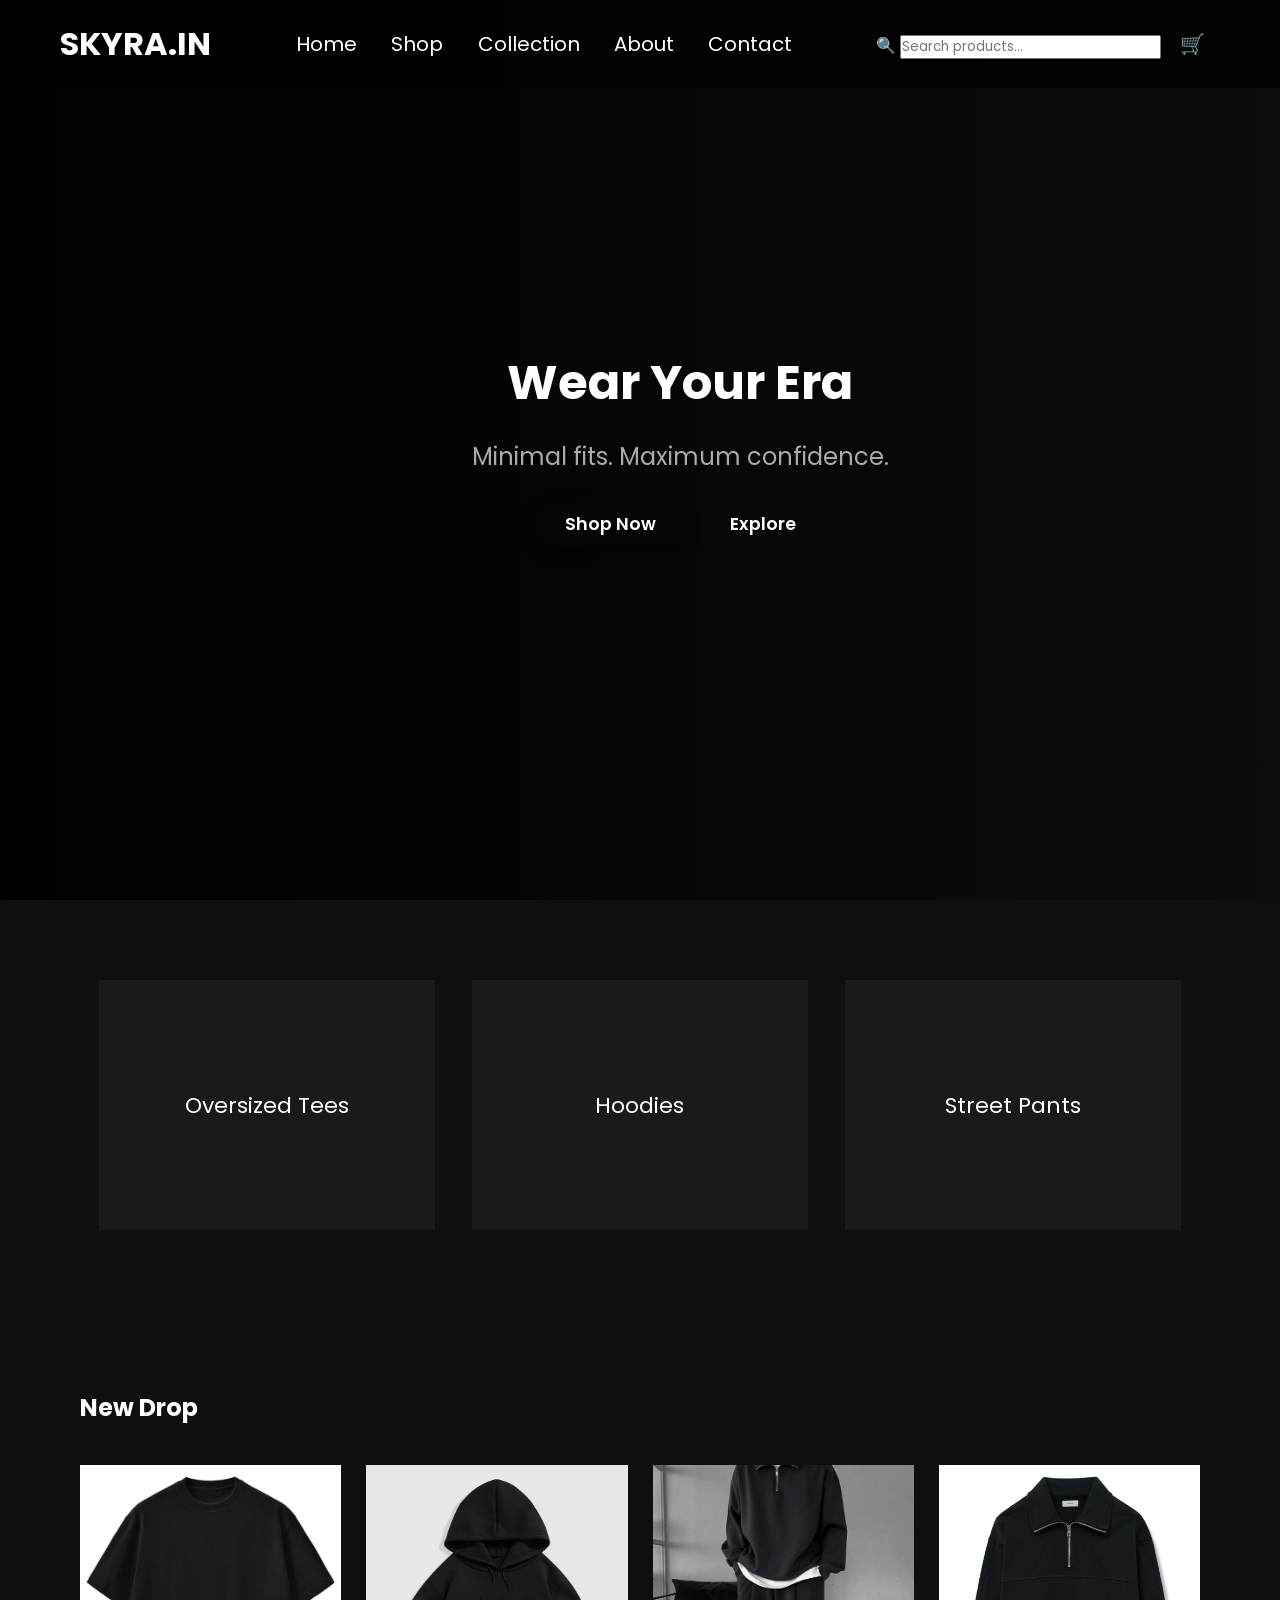
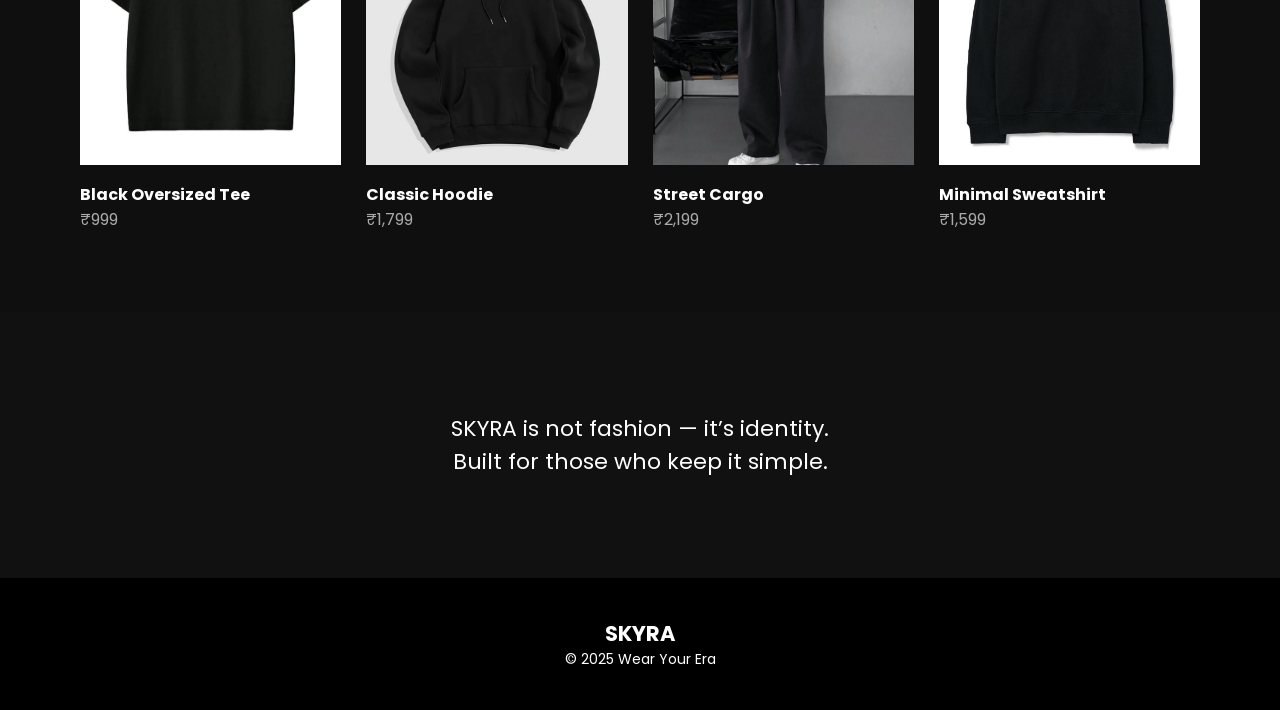
<file: index.html>
<!DOCTYPE html>
<html lang="en">
<head>
  <meta charset="UTF-8">
  <meta name="viewport" content="width=device-width, initial-scale=1.0">

  <title>SKYRA | Wear Your Era</title>
  <link rel="shortcut icon" href="images/Black and Beige Minimalist Elegant Cosmetics Logo.png">
  <link rel="stylesheet" href="style.css">

  <link href="https://fonts.googleapis.com/css2?family=Poppins:wght@300;400;600;700&display=swap" rel="stylesheet">
</head>

<script src="main.js"></script>

<body>
<!-- NAVBAR -->
<header class="navbar">
  <h1 class="logo">SKYRA.IN</h1>
  <nav>
    <a href="#">Home</a>
    <a href="shop.html">Shop
    </a>
    <a href="collection.html">Collection</a>
    <a href="about us .html">About</a>
    <a href="contact.html">Contact</a>
  </nav>
  <div class="icons">
 <span class="search-icon">🔍</span>
  <input type="text" class="search-input" placeholder="Search products...">
    <a href="cart.html"><span>🛒</span></a>
  </div>
</header>

<!-- HERO -->
<section class="hero">
     <video autoplay muted loop class="hero-video">
    <source src="images/Brown Minimalist Casual Fashion Collection Presentation (1).mp4" type="video/mp4">
    
  </video>
  <div class="hero-text">
    
    <h2>Wear Your Era</h2>
    <p>Minimal fits. Maximum confidence.</p>
    <div class="hero-btns">
      <button class="btn">Shop Now</button>
      <button class="btn-outline">Explore</button>
    </div>
  </div>
</section>

<!-- CATEGORIES -->
<section class="categories">
  <div class="cat-card">Oversized Tees</div>
  <div class="cat-card">Hoodies
  </div>
  <div class="cat-card">Street Pants</div>
</section>

<!-- PRODUCTS -->
<section class="products">
  <h2>New Drop</h2>
  <div class="product-grid">
    <div class="product">
      <img src="images/773379858d28da59d36813fca43cc980.jpg">
      <h3>Black Oversized Tee</h3>
      <p>₹999</p>
    </div>
    <div class="product">
        <img src="images/1923fa6c65153f2802e30a92e04e8c25.webp" alt="">
      <h3>Classic Hoodie</h3>
      <p>₹1,799</p>
    </div>
    <div class="product">
      <img src="images/a78a1a62982c9b0617e5c0e879a40a2a.jpg">
      <h3>Street Cargo</h3>
      <p>₹2,199</p>
    </div>
    <div class="product">
      <img src="images/5d00c7c9aef23b3eaf104761557f63e5.jpg">
      <h3>Minimal Sweatshirt</h3>
      <p>₹1,599</p>
    </div>
  </div>
</section>

<!-- BRAND -->
<section class="brand">
  <p>
    SKYRA is not fashion — it’s identity.<br>
    Built for those who keep it simple.
  </p>
</section>

<!-- FOOTER -->
<footer>
  <h2>SKYRA</h2>
  <p>© 2025 Wear Your Era</p>
</footer>

</body>
</html>
</file>
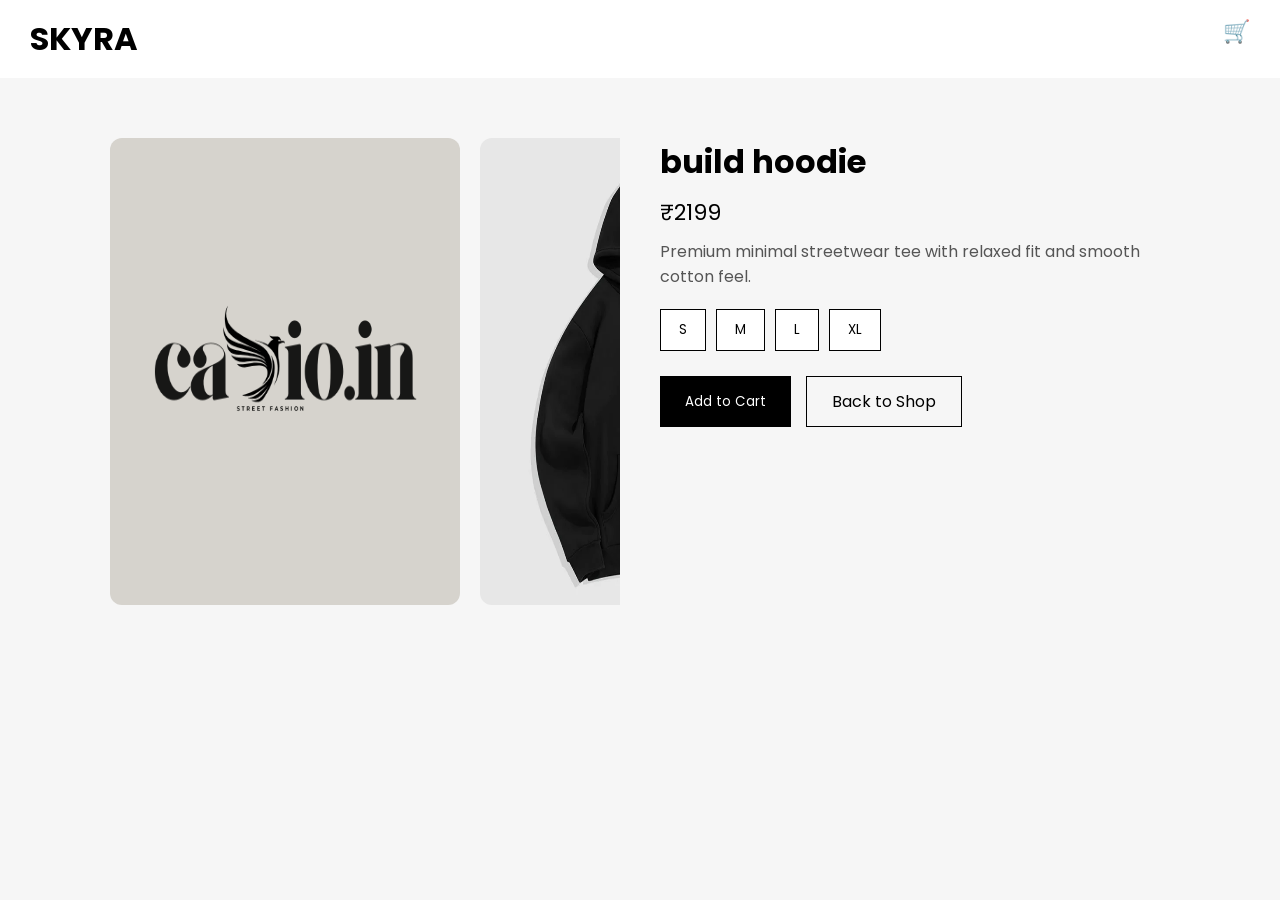
<file: builhoodie.html>
<!DOCTYPE html>
<html lang="en">
<head>
  <meta charset="UTF-8">
   <meta name="viewport" content="width=device-width, initial-scale=1.0">
  <title>build hoodie | SKYRA</title>
  <link rel="stylesheet" href="productcss/product.css">
  <link href="https://fonts.googleapis.com/css2?family=Poppins:wght@300;400;600;700&display=swap" rel="stylesheet">
</head>
<body>

<header class="navbar">
  <h1 class="logo">SKYRA</h1>
  <a href="../cart.html" class="cart-icon">🛒</a>
</header>

<section class="product">

  <!-- IMAGE SLIDER -->
  <div class="gallery">
    <div class="images">
      <img src="images/1.png">
      <img src="images/1923fa6c65153f2802e30a92e04e8c25.webp">
      <img src="images/5d00c7c9aef23b3eaf104761557f63e5.jpg">
      <img src="images/773379858d28da59d36813fca43cc980.jpg">
    </div>
  </div>

  <!-- PRODUCT INFO -->
  <div class="info">
    <h1>build hoodie</h1>
    <p class="price">₹2199</p>

    <p class="desc">
      Premium minimal streetwear tee with relaxed fit and smooth cotton feel.
    </p>

    <div class="sizes">
      <button>S</button>
      <button>M</button>
      <button>L</button>
      <button>XL</button>
    </div>

    <div class="actions">
    <button class="add-cart"

  data-id="buildhoodie"
  data-name="Build Hoodie"
  data-price="2199"
  data-image="images/buildhoodie.jpg">
  Add to Cart
</button>


      <a href="../shop.html" class="back">Back to Shop</a>
    </div>
  </div>

</section>

<!-- CART ANIMATION DOT -->
<div class="cart-dot"></div>

<script src="productjs/product.js"></script>
</body>
</html>
</file>
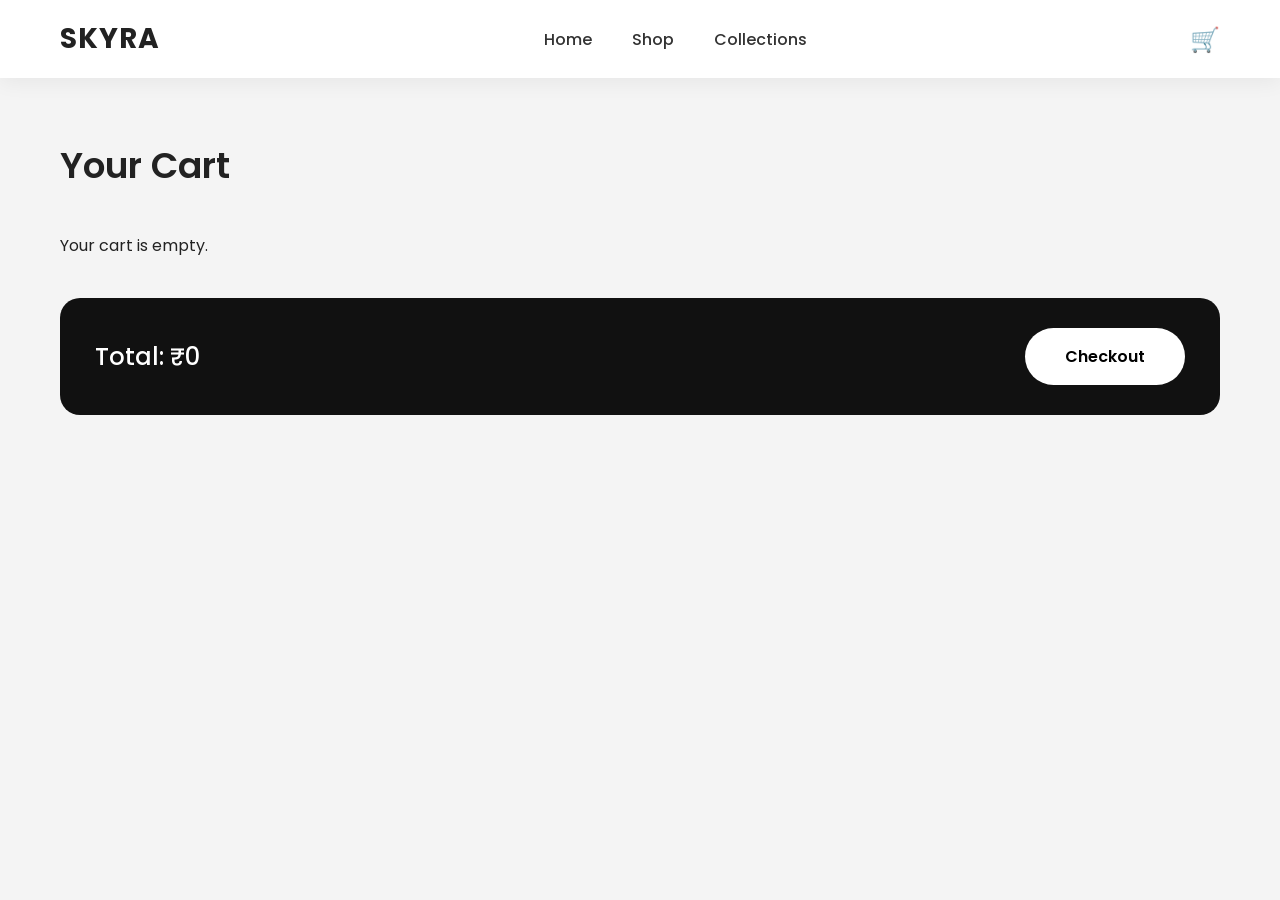
<file: cart.html>
<!DOCTYPE html>
<html lang="en">
<head>
  <meta charset="UTF-8">
  <meta name="viewport" content="width=device-width, initial-scale=1.0">
  <title>SKYRA | Cart</title>
  <link rel="stylesheet" href="cart.css">
  <link href="https://fonts.googleapis.com/css2?family=Poppins:wght@300;400;600;700&display=swap" rel="stylesheet">
</head>
<script src="cart.js"></script>
<body>

<!-- NAVBAR -->
<header class="navbar">
  <h1 class="logo">SKYRA</h1>
  <nav>
    <a href="index.html">Home</a>
    <a href="shop.html">Shop</a>
    <a href="collection.html">Collections</a>
  </nav>
  <div class="icons">
    <span class="cart-icon">🛒</span>
  </div>
</header>

<!-- CART -->
<section class="cart">
  <h2>Your Cart</h2>
  <div class="cart-items"></div>
  <div class="cart-summary">
    <h3>Total: <span id="total">₹0</span></h3>
    <button id="checkout-btn">Checkout</button>
  </div>
</section>

<script src="cart.js"></script>
</body>
</html>
</file>
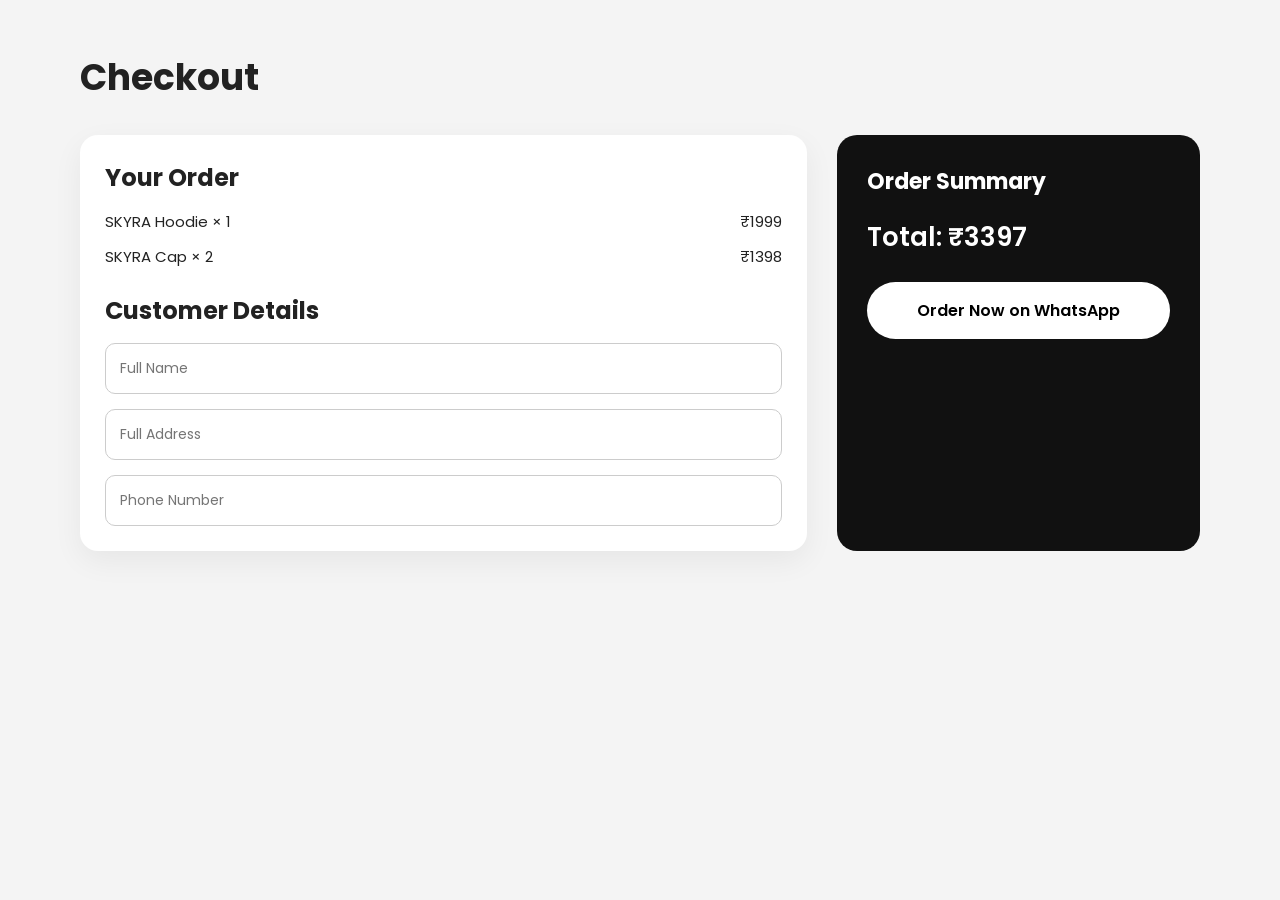
<file: checkout.html>
<!DOCTYPE html>
<html lang="en">
<head>
<meta charset="UTF-8">
<meta name="viewport" content="width=device-width, initial-scale=1.0">
<title>SKYRA | Checkout</title>

<link href="https://fonts.googleapis.com/css2?family=Poppins:wght@300;400;600;700&display=swap" rel="stylesheet">

<style>
/* ================= RESET ================= */
*{
  margin:0;
  padding:0;
  box-sizing:border-box;
  font-family:'Poppins',sans-serif;
}

/* ================= BODY ================= */
body{
  background:#f4f4f4;
  color:#222;
}

/* ================= CONTAINER ================= */
.checkout{
  max-width:1200px;
  margin:50px auto;
  padding:0 40px;
}

.checkout h1{
  font-size:36px;
  margin-bottom:30px;
}

/* ================= LAYOUT ================= */
.checkout-wrap{
  display:grid;
  grid-template-columns:2fr 1fr;
  gap:30px;
}

/* ================= LEFT ================= */
.box{
  background:#fff;
  padding:25px;
  border-radius:18px;
  box-shadow:0 10px 30px rgba(0,0,0,.06);
}

.box h2{
  margin-bottom:15px;
}

/* PRODUCTS */
.product{
  display:flex;
  justify-content:space-between;
  margin-bottom:12px;
  font-size:15px;
}

/* FORM */
form{
  display:grid;
  gap:15px;
  margin-top:15px;
}

input{
  padding:14px;
  border-radius:10px;
  border:1px solid #ccc;
  font-size:14px;
}

/* ================= RIGHT ================= */
.summary{
  background:#111;
  color:#fff;
  padding:30px;
  border-radius:20px;
}

.summary h3{
  font-size:22px;
  margin-bottom:20px;
}

.total{
  font-size:26px;
  font-weight:600;
  margin-bottom:25px;
}

button{
  width:100%;
  padding:16px;
  font-size:16px;
  border:none;
  border-radius:30px;
  cursor:pointer;
  font-weight:600;
  background:#fff;
  color:#000;
  transition:.3s;
}

button:hover{
  background:#e5e5e5;
  transform:translateY(-2px);
}

/* ================= MOBILE ================= */
@media(max-width:768px){
  .checkout{
    padding:0 20px;
    margin:30px auto;
  }

  .checkout h1{
    font-size:28px;
  }

  .checkout-wrap{
    grid-template-columns:1fr;
  }
}
</style>
</head>

<body>

<section class="checkout">
  <h1>Checkout</h1>

  <div class="checkout-wrap">

    <!-- LEFT -->
    <div class="box">
      <h2>Your Order</h2>
      <div id="orderItems"></div>

      <h2 style="margin-top:25px;">Customer Details</h2>
      <form id="checkoutForm">
        <input type="text" id="name" placeholder="Full Name" required>
        <input type="text" id="address" placeholder="Full Address" required>
        <input type="tel" id="phone" placeholder="Phone Number" required>
      </form>
    </div>

    <!-- RIGHT -->
    <div class="summary">
      <h3>Order Summary</h3>
      <div class="total">Total: ₹<span id="totalPrice">0</span></div>
      <button onclick="sendWhatsApp()">Order Now on WhatsApp</button>
    </div>

  </div>
</section>

<script>
/* ================= SAMPLE CART (replace with real cart later) ================= */
let cart = JSON.parse(localStorage.getItem("cart")) || [
  {name:"SKYRA Hoodie", price:1999, qty:1},
  {name:"SKYRA Cap", price:699, qty:2}
];

let orderBox = document.getElementById("orderItems");
let total = 0;

/* DISPLAY CART */
cart.forEach(item=>{
  let div = document.createElement("div");
  div.className="product";
  div.innerHTML = `
    <span>${item.name} × ${item.qty}</span>
    <span>₹${item.price * item.qty}</span>
  `;
  orderBox.appendChild(div);
  total += item.price * item.qty;
});

document.getElementById("totalPrice").innerText = total;

/* ================= WHATSAPP ORDER ================= */
function sendWhatsApp(){

  let name = document.getElementById("name").value;
  let address = document.getElementById("address").value;
  let phone = document.getElementById("phone").value;

  if(!name || !address || !phone){
    alert("Please fill all details");
    return;
  }

  let message = `🛒 *Hello! I want to buy the following products from SKYRA:

   %0A%0A`;

  cart.forEach(item=>{
    message += `• ${item.name} × ${item.qty} = ₹${item.price * item.qty}%0A`;
  });

  message += `%0A💰 *Total:* ₹${total}%0A%0A`;
  message += `👤 *Name:* ${name}%0A`;
  message += `📞 *Phone:* ${phone}%0A`;
  message += `🏠 *Address:* ${address}%0A%0A`;
  message += `Please confirm my order. Thank you!`;

  let url = `https://wa.me/917088736775?text=${message}`;
  window.open(url, "_blank");
}
</script>

</body>
</html>
</file>
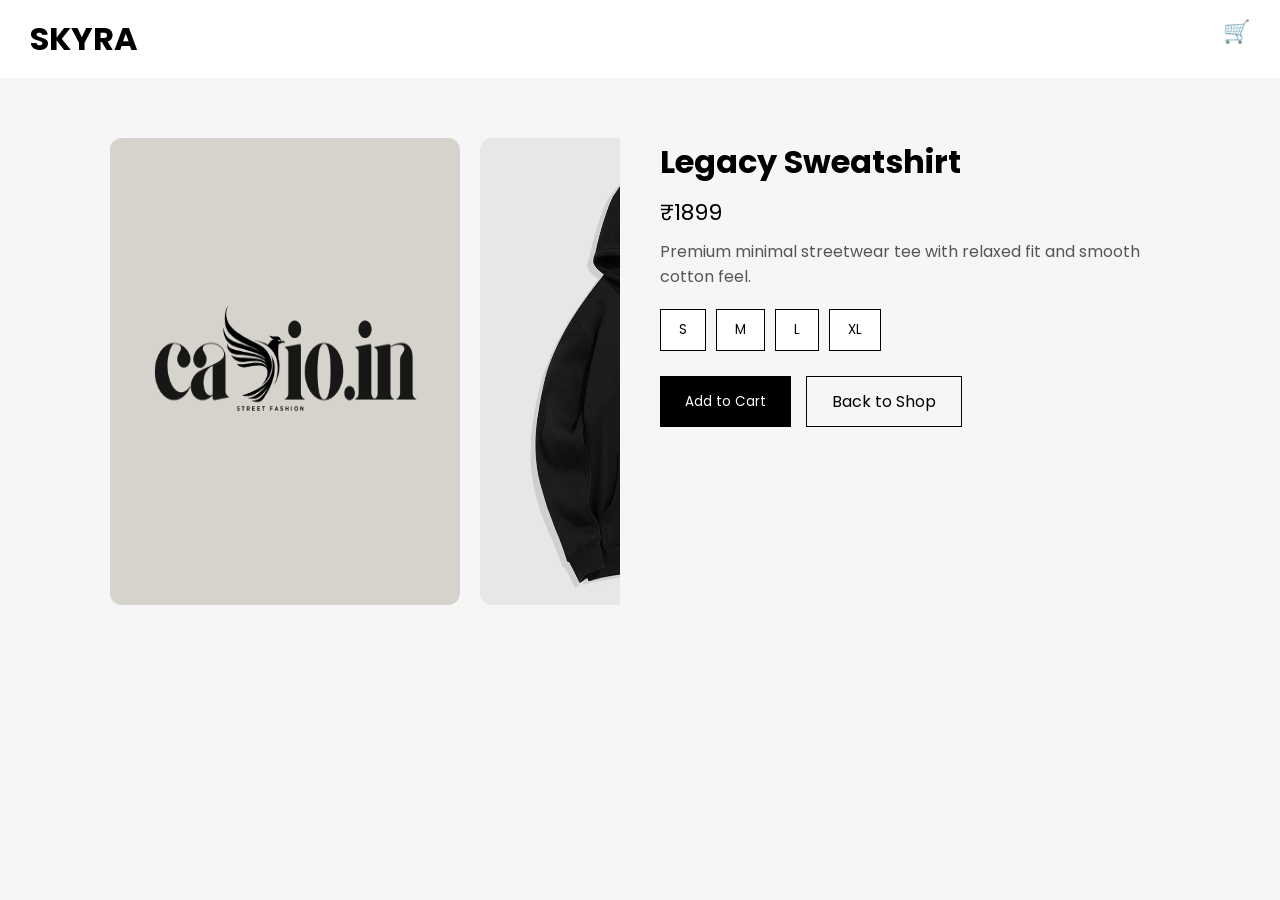
<file: legacysweatshirt.html>
<!DOCTYPE html>
<html lang="en">
<head>
  <meta charset="UTF-8">
  <meta name="viewport" content="width=device-width, initial-scale=1.0">
  <title>Zero Tee | SKYRA</title>
  <link rel="stylesheet" href="productcss/product.css">
  <link href="https://fonts.googleapis.com/css2?family=Poppins:wght@300;400;600;700&display=swap" rel="stylesheet">
</head>
<body>

<header class="navbar">
  <h1 class="logo">SKYRA</h1>
  <a href="../cart.html" class="cart-icon">🛒</a>
</header>

<section class="product">

  <!-- IMAGE SLIDER -->
  <div class="gallery">
    <div class="images">
      <img src="images/1.png">
      <img src="images/1923fa6c65153f2802e30a92e04e8c25.webp">
      <img src="images/5d00c7c9aef23b3eaf104761557f63e5.jpg">
      <img src="images/773379858d28da59d36813fca43cc980.jpg">
    </div>
  </div>

  <!-- PRODUCT INFO -->
  <div class="info">
    <h1>Legacy Sweatshirt</h1>
    <p class="price">₹1899</p>

    <p class="desc">
      Premium minimal streetwear tee with relaxed fit and smooth cotton feel.
    </p>

    <div class="sizes">
      <button>S</button>
      <button>M</button>
      <button>L</button>
      <button>XL</button>
    </div>

    <div class="actions">
    <button class="add-cart"
  data-id="legacysweatshirt"
  data-name="Legacy Sweatshirt"
  data-price="1899"
  data-image="images/legacysweatshirt.jpg">
  Add to Cart
</button>


      <a href="../shop.html" class="back">Back to Shop</a>
    </div>
  </div>

</section>

<!-- CART ANIMATION DOT -->
<div class="cart-dot"></div>

<script src="productjs/product.js"></script>
</body>
</html>
</file>
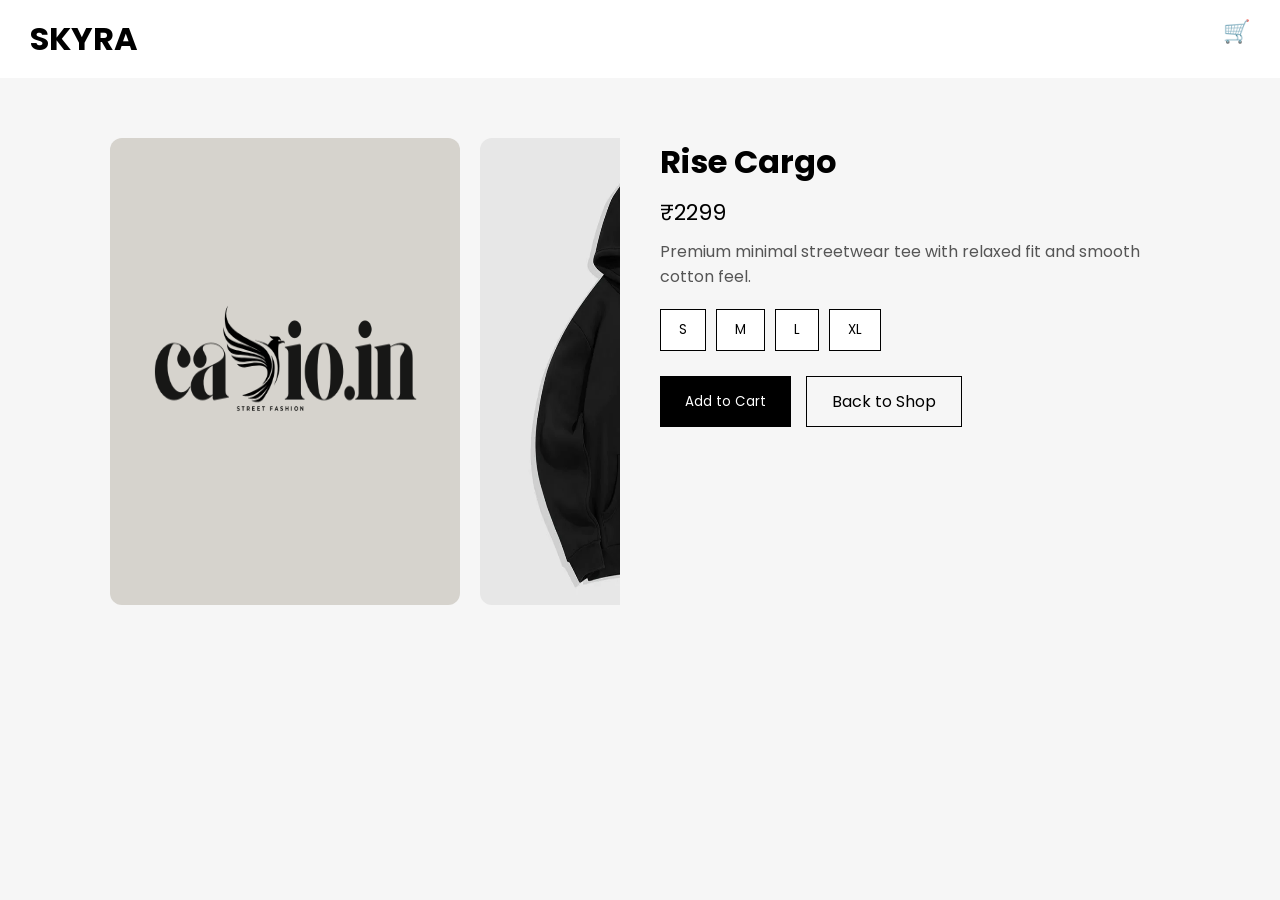
<file: risecargo.html>
<!DOCTYPE html>
<html lang="en">
<head>
  <meta charset="UTF-8">
  <meta name="viewport" content="width=device-width, initial-scale=1.0">
  <title>Zero Tee | SKYRA</title>
  <link rel="stylesheet" href="productcss/product.css">
  <link href="https://fonts.googleapis.com/css2?family=Poppins:wght@300;400;600;700&display=swap" rel="stylesheet">
</head>
<body>

<header class="navbar">
  <h1 class="logo">SKYRA</h1>
  <a href="../cart.html" class="cart-icon">🛒</a>
</header>

<section class="product">

  <!-- IMAGE SLIDER -->
  <div class="gallery">
    <div class="images">
      <img src="images/1.png">
      <img src="images/1923fa6c65153f2802e30a92e04e8c25.webp">
      <img src="images/5d00c7c9aef23b3eaf104761557f63e5.jpg">
      <img src="images/773379858d28da59d36813fca43cc980.jpg">
    </div>
  </div>

  <!-- PRODUCT INFO -->
  <div class="info">
    <h1>Rise Cargo</h1>
    <p class="price">₹2299</p>

    <p class="desc">
      Premium minimal streetwear tee with relaxed fit and smooth cotton feel.
    </p>

    <div class="sizes">
      <button>S</button>
      <button>M</button>
      <button>L</button>
      <button>XL</button>
    </div>

    <div class="actions">
<button class="add-cart"
  data-id="risecargo"
  data-name="Rise Cargo"
  data-price="2299"
  data-image="images/risecargo.jpg">
  Add to Cart
</button>


      <a href="../shop.html" class="back">Back to Shop</a>
    </div>
  </div>

</section>

<!-- CART ANIMATION DOT -->
<div class="cart-dot"></div>

<script src="productjs/product.js"></script>
</body>
</html>
</file>
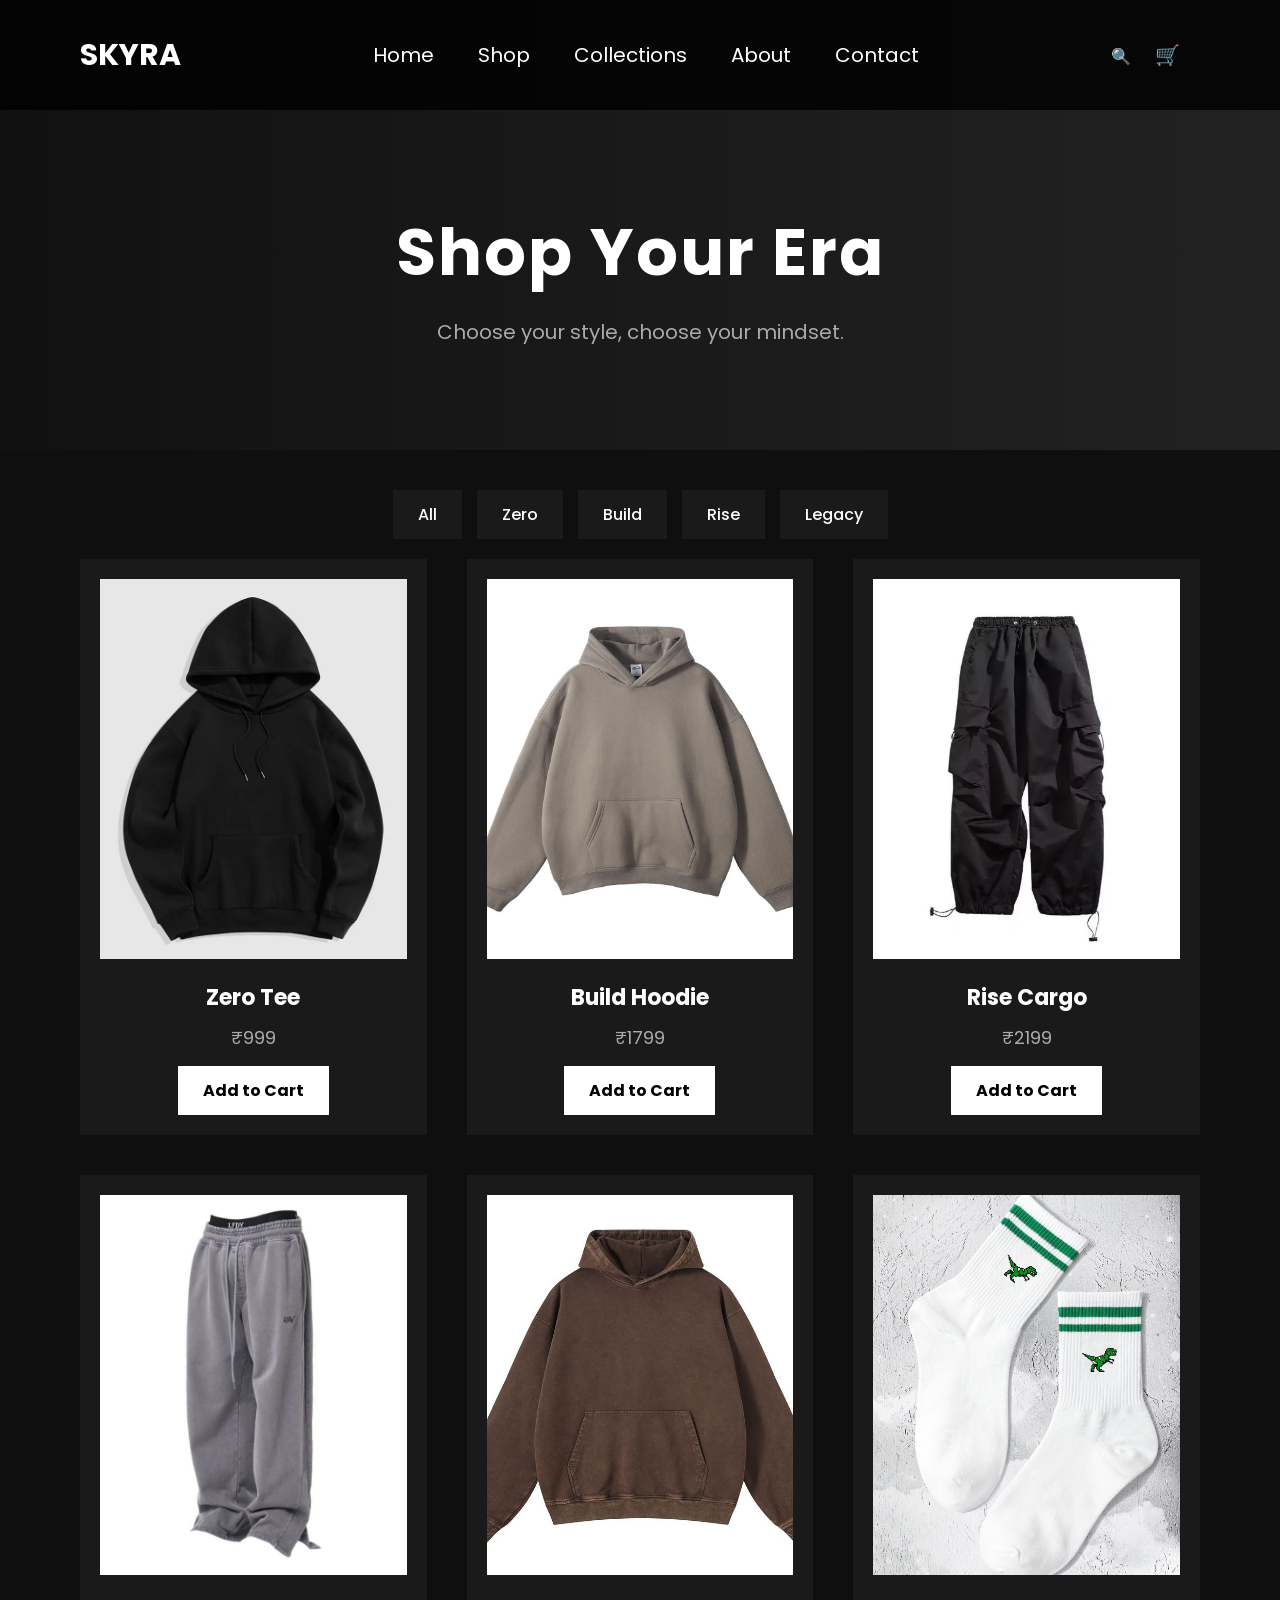
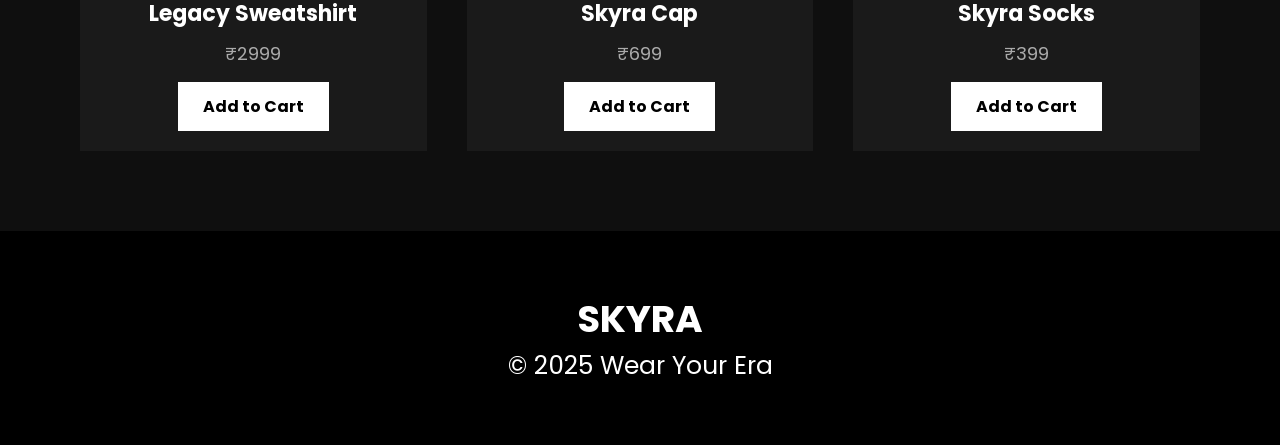
<file: shop.html>
<!DOCTYPE html>
<html lang="en">
<head>

   <meta charset="UTF-8">
  <meta name="viewport" content="width=device-width, initial-scale=1.0">
  <title>SKYRA | Shop</title>
  <link rel="stylesheet" href="shop.css">
  <link href="https://fonts.googleapis.com/css2?family=Poppins:wght@300;400;600;700&display=swap" rel="stylesheet">
</head>

<body>

<!-- NAVBAR -->
<header class="navbar">
  <h1 class="logo">SKYRA</h1>
  <nav>
    <a href="index.html">Home</a>
    <a href="shop.html">Shop</a>
    <a href="collection.html">Collections</a>
    <a href="#">About</a>
    <a href="contact.html">Contact</a>
  </nav>
  <div class="icons">
    <span class="search-icon">🔍</span>
    <a href="cart.html"><span class="cart-icon">🛒</span></a>
  </div>
  <input type="text" class="search-input" placeholder="Search products...">
</header>

<!-- HERO -->
<section class="shop-hero">
  <h2>Shop Your Era</h2>
  <p>Choose your style, choose your mindset.</p>
</section>

<!-- FILTER BAR -->
<section class="filter-bar">
  <button class="filter-btn active">All</button>
  <button class="filter-btn">Zero</button>
  <button class="filter-btn">Build</button>
  <button class="filter-btn">Rise</button>
  <button class="filter-btn">Legacy</button>
</section>

<!-- PRODUCT GRID -->
<section class="product-grid">

  <!-- PRODUCT 1 -->
  <div class="product-card"
    data-id="zerotee"
    data-name="Zero Tee"
    data-price="999"
    data-image="images/1923fa6c65153f2802e30a92e04e8c25.webp">

    <a href="products/zerotee.html" class="product-link">
      <img src="images/1923fa6c65153f2802e30a92e04e8c25.webp" alt="Zero Tee">
      <h3>Zero Tee</h3>
      <p class="price">₹999</p>
    </a>
    <button class="btn-add">Add to Cart</button>
  </div>

  <!-- PRODUCT 2 -->
  <div class="product-card"
    data-id="buildhoodie"
    data-name="Build Hoodie"
    data-price="1799"
    data-image="images/hoodie1.jpg">

    <a href="products/builhoodie.html" class="product-link">
      <img src="images/hoodie1.jpg" alt="Build Hoodie">
      <h3>Build Hoodie</h3>
      <p class="price">₹1799</p>
    </a>
    <button class="btn-add">Add to Cart</button>
  </div>

  <!-- PRODUCT 3 -->
  <div class="product-card"
    data-id="risecargo"
    data-name="Rise Cargo"
    data-price="2199"
    data-image="images/cargo1.jpg">

    <a href="products/risecargo.html" class="product-link">
      <img src="images/cargo1.jpg" alt="Rise Cargo">
      <h3>Rise Cargo</h3>
      <p class="price">₹2199</p>
    </a>
    <button class="btn-add">Add to Cart</button>
  </div>

  <!-- PRODUCT 4 -->
  <div class="product-card"
    data-id="legacysweatshirt"
    data-name="Legacy Sweatshirt"
    data-price="2999"
    data-image="images/p4.jpg">

    <a href="products/legacysweatshirt.html" class="product-link">
      <img src="images/cargo4.jpg" alt="Legacy Sweatshirt">
      <h3>Legacy Sweatshirt</h3>
      <p class="price">₹2999</p>
    </a>
    <button class="btn-add">Add to Cart</button>
  </div>

  <!-- PRODUCT 5 -->
  <div class="product-card"
    data-id="skyracap"
    data-name="Skyra Cap"
    data-price="699"
    data-image="images/p5.jpg">

    <a href="products/skyra.cap.html" class="product-link">
      <img src="images/hoodie2.jpg" alt="Skyra Cap">
      <h3>Skyra Cap</h3>
      <p class="price">₹699</p>
    </a>
    <button class="btn-add">Add to Cart</button>
  </div>

  <!-- PRODUCT 6 -->
  <div class="product-card"
    data-id="skyrasocks"
    data-name="Skyra Socks"
    data-price="399"
    data-image="images/7cbed926219143393b73e8232c8acd65.jpg">

    <a href="products/skyrasocks.html" class="product-link">
      <img src="images/7cbed926219143393b73e8232c8acd65.jpg" alt="Skyra Socks">
      <h3>Skyra Socks</h3>
      <p class="price">₹399</p>
    </a>
    <button class="btn-add">Add to Cart</button>
  </div>


</section>

<!-- CHECKOUT BUTTON -->
<!-- <section class="checkout-btn-section">
  <button id="go-checkout">Go to Cart</button>
</section> -->

<!-- FOOTER -->
<footer>
  <h2>SKYRA</h2>
  <p>© 2025 Wear Your Era</p>
</footer>

<script src="shop.js"></script>
</body>
</html>
</file>
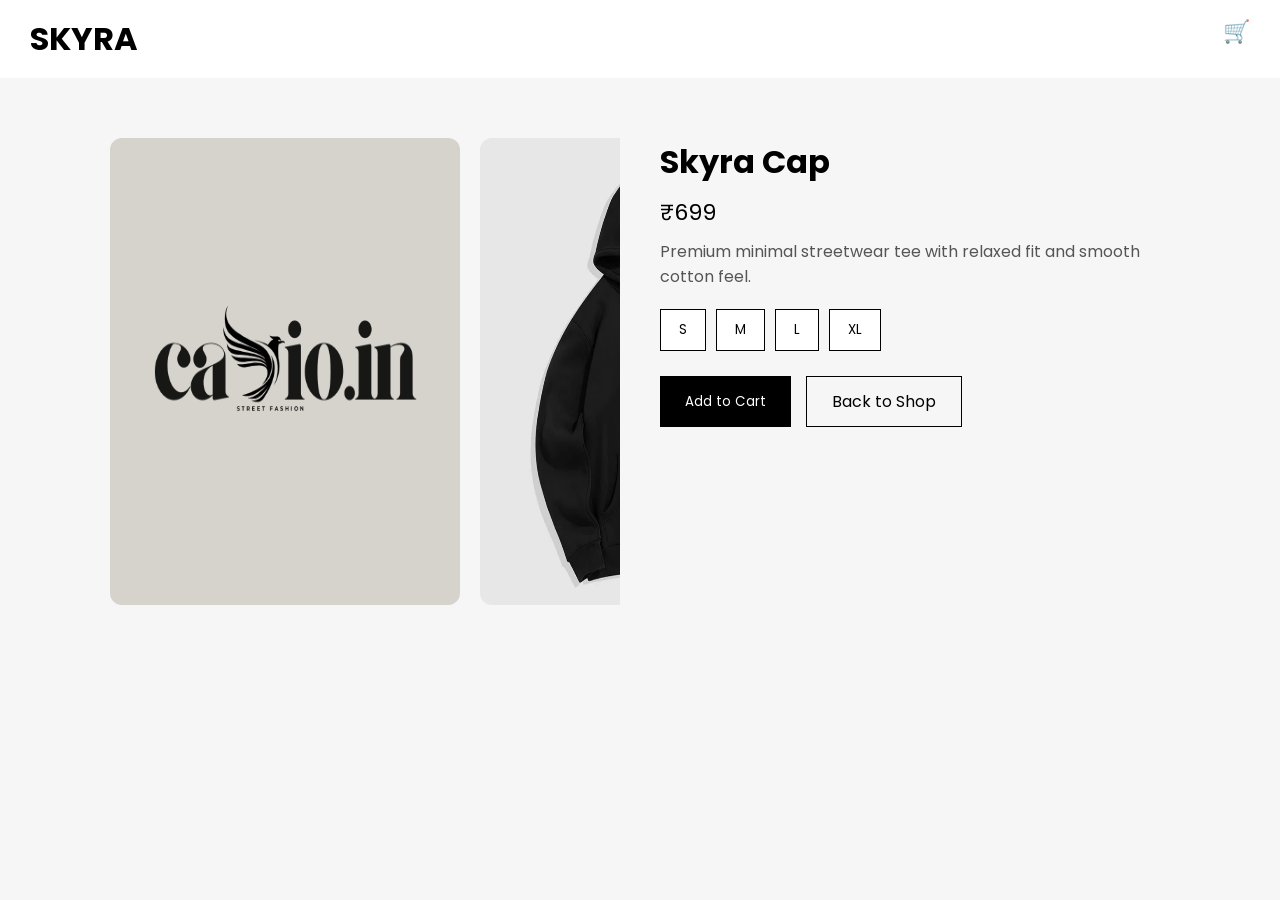
<file: skyra.cap.html>
<!DOCTYPE html>
<html lang="en">
<head>
  <meta charset="UTF-8">
  <meta name="viewport" content="width=device-width, initial-scale=1.0">
  <title>Zero Tee | SKYRA</title>
  <link rel="stylesheet" href="productcss/product.css">
  <link href="https://fonts.googleapis.com/css2?family=Poppins:wght@300;400;600;700&display=swap" rel="stylesheet">
</head>
<body>

<header class="navbar">
  <h1 class="logo">SKYRA</h1>
  <a href="../cart.html" class="cart-icon">🛒</a>
</header>

<section class="product">

  <!-- IMAGE SLIDER -->
  <div class="gallery">
    <div class="images">
      <img src="images/1.png">
      <img src="images/1923fa6c65153f2802e30a92e04e8c25.webp">
      <img src="images/5d00c7c9aef23b3eaf104761557f63e5.jpg">
      <img src="images/773379858d28da59d36813fca43cc980.jpg">
    </div>
  </div>

  <!-- PRODUCT INFO -->
  <div class="info">
    <h1>Skyra Cap</h1>
    <p class="price">₹699</p>

    <p class="desc">
      Premium minimal streetwear tee with relaxed fit and smooth cotton feel.
    </p>

    <div class="sizes">
      <button>S</button>
      <button>M</button>
      <button>L</button>
      <button>XL</button>
    </div>

    <div class="actions">
  <button class="add-cart"
  data-id="skyracap"
  data-name="Skyra Cap"
  data-price="699"
  data-image="images/skyracap.jpg">
  Add to Cart
</button>

      <a href="../shop.html" class="back">Back to Shop</a>
    </div>
  </div>

</section>

<!-- CART ANIMATION DOT -->
<div class="cart-dot"></div>

<script src="productjs/product.js"></script>
</body>
</html>
</file>
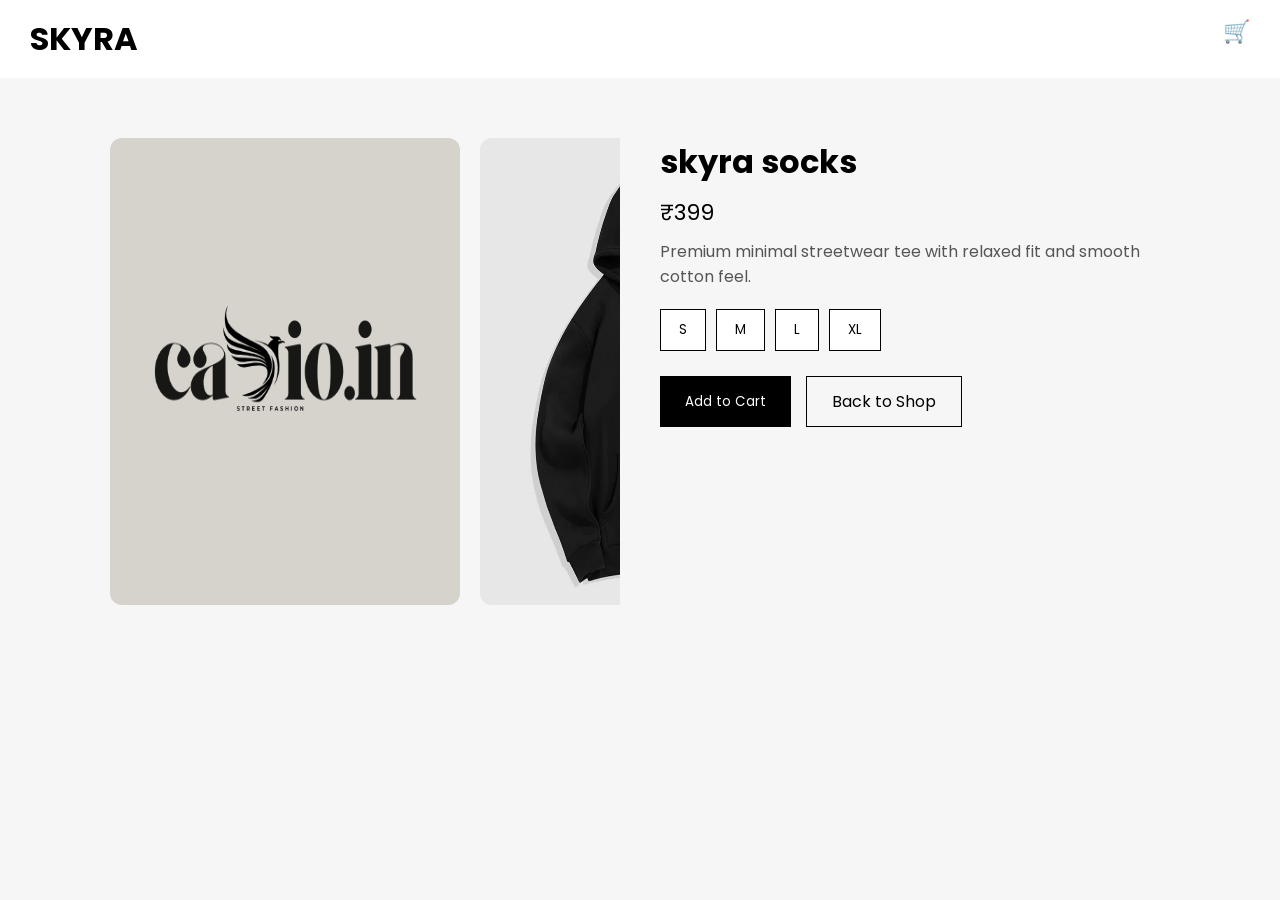
<file: skyrasocks.html>
<!DOCTYPE html>
<html lang="en">
<head>
  <meta charset="UTF-8">
  <meta name="viewport" content="width=device-width, initial-scale=1.0">
  <title>Zero Tee | SKYRA</title>
  <link rel="stylesheet" href="productcss/product.css">
  <link href="https://fonts.googleapis.com/css2?family=Poppins:wght@300;400;600;700&display=swap" rel="stylesheet">
</head>
<body>

<header class="navbar">
  <h1 class="logo">SKYRA</h1>
  <a href="../cart.html" class="cart-icon">🛒</a>
</header>

<section class="product">

  <!-- IMAGE SLIDER -->
  <div class="gallery">
    <div class="images">
      <img src="images/1.png">
      <img src="images/1923fa6c65153f2802e30a92e04e8c25.webp">
      <img src="images/5d00c7c9aef23b3eaf104761557f63e5.jpg">
      <img src="images/773379858d28da59d36813fca43cc980.jpg">
    </div>
  </div>

  <!-- PRODUCT INFO -->
  <div class="info">
    <h1>skyra socks</h1>
    <p class="price">₹399</p>

    <p class="desc">
      Premium minimal streetwear tee with relaxed fit and smooth cotton feel.
    </p>

    <div class="sizes">
      <button>S</button>
      <button>M</button>
      <button>L</button>
      <button>XL</button>
    </div>

    <div class="actions">
<button class="add-cart"
  data-id="skyrasocks"
  data-name="Skyra Socks"
  data-price="399"
  data-image="images/skyrasocks.jpg">
  Add to Cart
</button>


      <a href="../shop.html" class="back">Back to Shop</a>
    </div>
  </div>

</section>

<!-- CART ANIMATION DOT -->
<div class="cart-dot"></div>

<script src="productjs/product.js"></script>
</body>
</html>
</file>
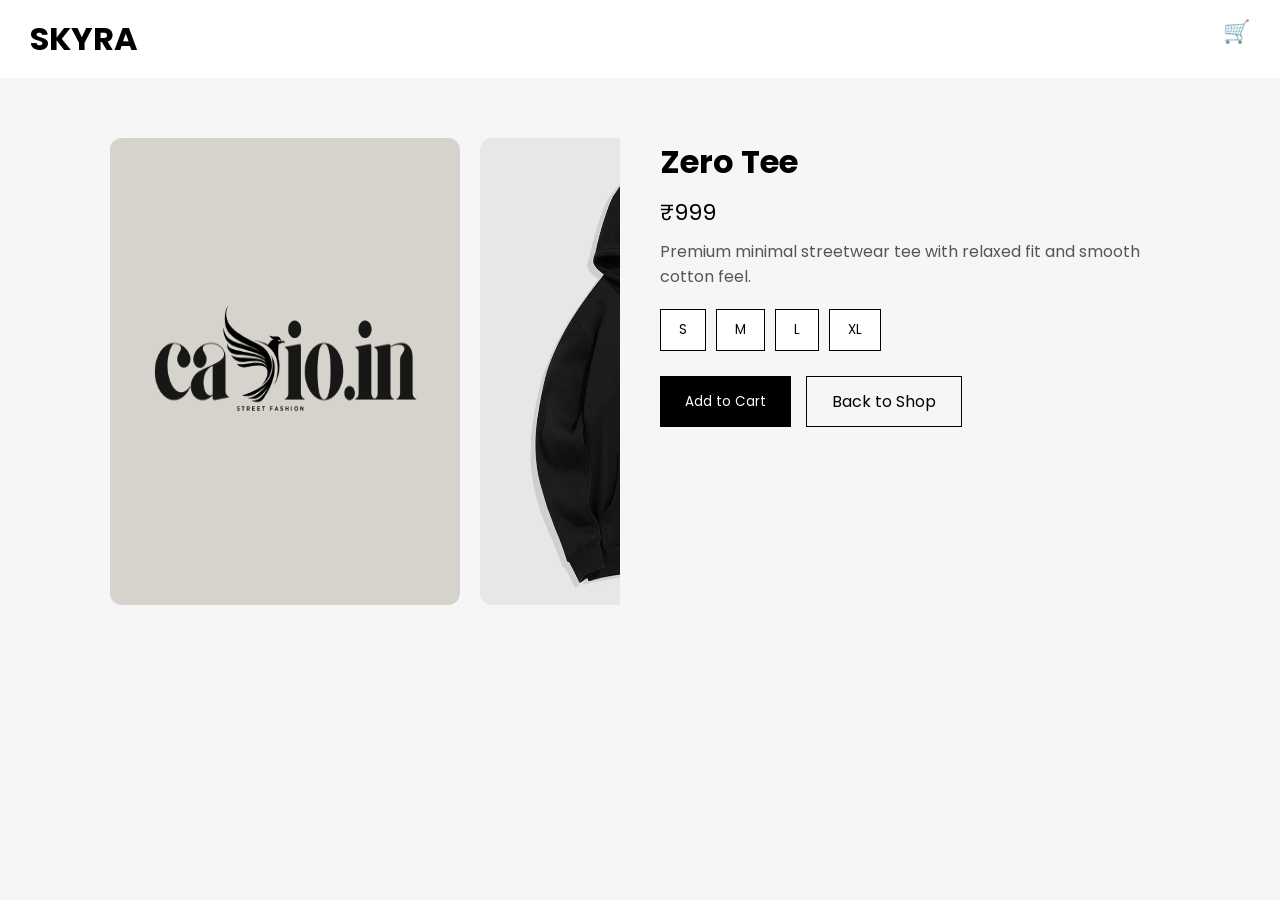
<file: zerotee.html>
<!DOCTYPE html>
<html lang="en">
<head>
  <meta charset="UTF-8">
  <meta name="viewport" content="width=device-width, initial-scale=1.0">
  <title>Zero Tee | SKYRA</title>
  <link rel="stylesheet" href="productcss/product.css">
  <link href="https://fonts.googleapis.com/css2?family=Poppins:wght@300;400;600;700&display=swap" rel="stylesheet">
</head>
<body>

<header class="navbar">
  <h1 class="logo">SKYRA</h1>
  <a href="../cart.html" class="cart-icon">🛒</a>
</header>

<section class="product">

  <!-- IMAGE SLIDER -->
  <div class="gallery">
    <div class="images">
      <img src="images/1.png">
      <img src="images/1923fa6c65153f2802e30a92e04e8c25.webp">
      <img src="images/5d00c7c9aef23b3eaf104761557f63e5.jpg">
      <img src="images/773379858d28da59d36813fca43cc980.jpg">
    </div>
  </div>

  <!-- PRODUCT INFO -->
  <div class="info">
    <h1>Zero Tee</h1>
    <p class="price">₹999</p>

    <p class="desc">
      Premium minimal streetwear tee with relaxed fit and smooth cotton feel.
    </p>

    <div class="sizes">
      <button>S</button>
      <button>M</button>
      <button>L</button>
      <button>XL</button>
    </div>

    <div class="actions">
<button class="add-cart"
  data-id="zerotee"
  data-name="Zero Tee"
  data-price="999"
  data-image="images/p1.jpg">
  Add to Cart
</button>


      <a href="../shop.html" class="back">Back to Shop</a>
    </div>
  </div>

</section>

<!-- CART ANIMATION DOT -->
<div class="cart-dot"></div>

<script src="productjs/product.js"></script>
</body>
</html>
</file>
<file: style.css>
* {
  margin: 0;
  padding: 0;
  box-sizing: border-box;
  font-family: 'Poppins', sans-serif;
}

body {
  background: #0f0f0f;
  color: #fff;
}

/* NAVBAR */
.navbar {
  display: flex;
  justify-content: space-between;
  align-items: center;
  padding: 20px 60px;
  position: fixed;
  width: 100%;
  /* height: 110px; */
  background: rgba(0,0,0,0.8);
  z-index: 10;
}

.navbar a {
  color: #fff;
  text-decoration: none;
  margin: 0 15px;
  font-size: 20px;
}

/* HERO */
.hero {
  height: 100vh;
  display: flex;
  align-items: center;
  padding-left: 80px;
  background: linear-gradient(to right, #000, #111);
}

.hero-text h2 {
  font-size: 60px;
}

.hero-text p {
  margin: 20px 0;
  color: #aaa;
}

.btn {
  background: #fff;
  color: #000;
  border: none;
  padding: 12px 30px;
  margin-right: 15px;
  cursor: pointer;
}

.btn-outline {
  background: transparent;
  border: 1px solid #fff;
  color: #fff;
  padding: 12px 30px;
}

/* CATEGORIES */
.categories {
  display: flex;
  justify-content: space-around;
  padding: 80px;
}

.cat-card {
  width: 30%;
  height: 250px;
  background: #1a1a1a;
  display: flex;
  align-items: center;
  justify-content: center;
  font-size: 22px;
  transition: 0.4s;
}

.cat-card:hover {
  background: #fff;
  color: #000;
}

/* PRODUCTS */
.products {
  padding: 80px;
}

.products h2 {
  margin-bottom: 40px;
}

.product-grid {
  display: grid;
  grid-template-columns: repeat(4, 1fr);
  gap: 25px;
}

.product img {
  width: 100%;
  height: 300px;
  object-fit: cover;
}

.product h3 {
  margin-top: 10px;
  font-size: 16px;
}

.product p {
  color: #aaa;
}

/* BRAND */
.brand {
  padding: 100px;
  text-align: center;
  font-size: 22px;
  background: #111;
}

/* FOOTER */
footer {
  padding: 40px;
  text-align: center;
  background: #000;
  font-size: 14px;
}
/* Hero Section */
.hero {
  position: relative;
  height: 100vh; /* Full screen */
  display: flex;
  align-items: center;
  justify-content: center;
  overflow: hidden;
  color: white;
  text-align: center;
}

.hero-video {
  position: absolute;
  top: 0;
  left: 0;
  width: 100%;
  height: 100%;
  object-fit: cover;
  z-index: 1;
  opacity: 0.5; /* Video transparency for text readability */
}

.hero::before {
  content: "";
  position: absolute;
  top: 0;
  left: 0;
  width: 100%;
  height: 100%;
  background: rgba(0, 0, 0, 0.3); /* Optional overlay for better text visibility */
  z-index: 1;
}

.hero-text {
  position: relative;
  z-index: 2; /* Text above video and overlay */
}

.hero-text h2 {
  font-size: 3rem;
  margin-bottom: 10px;
}

.hero-text p {
  font-size: 1.5rem;
  margin-bottom: 20px;
}

.hero-btns button {
  padding: 10px 25px;
  margin: 5px;
  border: none;
  cursor: pointer;
  font-size: 1rem;
}

.btn {
  background-color: white;
  color: black;
}

.btn-outline {
  background-color: transparent;
  border: 2px solid white;
  color: white;
}
/* Hero Buttons */
.hero-btns button {
  padding: 12px 30px;
  margin: 5px;
  border: none;
  cursor: pointer;
  font-size: 1.1rem;
  font-weight: 600;
  border-radius: 30px; /* Rounded corners */
  transition: all 0.3s ease; /* Smooth hover effect */
}

/* Shop Now Button */
.btn {
  background-color: #060505; /* Stylish orange/red */
  color: white;
  box-shadow: 0 5px 15px rgba(0,0,0,0.3); /* Subtle shadow */
}

.btn:hover {
  background-color: #0a0909; /* Darker on hover */
  transform: translateY(-3px); /* Slight lift effect */
  box-shadow: 0 8px 20px rgba(0,0,0,0.4);
}

/* Explore Button */
.btn-outline {
  background-color: transparent;
  border: 2px solid white;
  color: white;
}

.btn-outline:hover {
  background-color: white;
  color: black;
  transform: translateY(-3px);
}
@media (max-width: 600px) {
  body {
    overflow-x: hidden;
  }

  /* NAVBAR */
  .navbar {
    flex-direction: column;
    position: fixed;
    top: 0;
    left: 0;
    width: 100%;
    padding: 8px 10px;
    background-color: #000000;
    z-index: 1000;
    gap: 6px;
  }

  .logo {
    font-size: 20px;
    margin-bottom: 4px;
    text-align: center;
  }

  /* LINKS: HORIZONTAL SCROLL IF NEEDED */
  .navbar nav {
    display: flex;
    gap: 12px;
    overflow-x: auto; /* scroll if screen chhoti ho */
    white-space: nowrap;
    justify-content: center;
    margin-bottom: 4px;
  }

  .navbar nav a {
    font-size: 13px;
    flex-shrink: 0; /* links wrap na ho */
  }

  .icons {
    width: 100%;
    display: flex;
    justify-content: center;
    gap: 8px;
  }

  /* SEARCH BAR */
  .search-input {
    width: 70%;
    padding: 6px 10px;
    font-size: 13px;
    margin: 0 auto;
    display: block;
  }

  /* HERO */
  .hero {
    height: 62vh;
    margin-top: 120px; /* navbar ke height ke hisaab se */
    text-align: center;
  }

  .hero-video {
    object-fit: cover;
    opacity: 0.55;
  }

  .hero-text h2 {
    font-size: 28px;
    margin-bottom: 6px;
  }

  .hero-text p {
    font-size: 14px;
    margin-bottom: 14px;
  }

  .hero-btns {
    display: flex;
    flex-direction: column;
    align-items: center;
    gap: 10px;
  }

  .hero-btns button {
    width: 80%;
    padding: 12px;
    font-size: 14px;
  }

  /* CATEGORIES */
  .categories {
    display: flex;
    gap: 8px;
    padding: 18px 10px;
    overflow-x: auto;
  }

  .cat-card {
    font-size: 13px;
    padding: 14px 6px;
    flex-shrink: 0;
  }

  /* PRODUCTS */
  .product-grid {
    grid-template-columns: 1fr;
    padding: 0 16px;
  }

  .product {
    text-align: center;
  }

  /* FOOTER */
  footer {
    padding: 18px 10px;
  }
}
</file>
<file: productcss/product.css>
* {
  margin: 0;
  padding: 0;
  box-sizing: border-box;
  font-family: 'Poppins', sans-serif;
}

body {
  background: #f6f6f6;
}

.navbar {
  padding: 15px 30px;
  display: flex;
  justify-content: space-between;
  background: white;
}

.cart-icon {
  font-size: 22px;
  text-decoration: none;
}

.product {
  max-width: 1100px;
  margin: 40px auto;
  display: flex;
  gap: 40px;
  padding: 20px;
}

/* IMAGE SLIDER */
.gallery {
  flex: 1;
  overflow-x: auto;
}

.images {
  display: flex;
  gap: 20px;
}

.images img {
  width: 350px;
  border-radius: 12px;
  flex-shrink: 0;
}

/* PRODUCT INFO */
.info {
  flex: 1;
}

.info h1 {
  font-size: 32px;
}

.price {
  font-size: 22px;
  margin: 10px 0;
}

.desc {
  margin-bottom: 20px;
  color: #555;
}

.sizes {
  display: flex;
  gap: 10px;
  margin-bottom: 25px;
}

.sizes button {
  padding: 10px 18px;
  border: 1px solid #000;
  background: white;
  cursor: pointer;
}

.sizes button.active {
  background: black;
  color: white;
}

.actions {
  display: flex;
  gap: 15px;
}

.add-cart {
  padding: 12px 25px;
  background: black;
  color: white;
  border: none;
  cursor: pointer;
}

.back {
  padding: 12px 25px;
  border: 1px solid black;
  text-decoration: none;
  color: black;
}

/* CART ANIMATION */
.cart-dot {
  width: 14px;
  height: 14px;
  background: black;
  border-radius: 50%;
  position: fixed;
  bottom: 30px;
  right: 30px;
  opacity: 0;
}
@media (max-width: 600px) {

  .navbar {
    padding: 12px 15px;
  }

  .product {
    flex-direction: column;
    gap: 20px;
    margin: 15px auto;
    padding: 10px;
  }

  /* IMAGE SLIDER */
  .gallery {
    width: 100%;
    overflow-x: scroll;
  }

  .images {
    gap: 12px;
  }

  .images img {
    width: 85%;
    max-width: 320px;
    border-radius: 10px;
  }

  /* INFO */
  .info h1 {
    font-size: 22px;
    line-height: 1.3;
  }

  .price {
    font-size: 20px;
  }

  .desc {
    font-size: 14px;
  }

  /* SIZES */
  .sizes {
    flex-wrap: wrap;
    gap: 8px;
  }

  .sizes button {
    padding: 8px 14px;
    font-size: 13px;
  }

  /* ACTIONS */
  .actions {
    flex-direction: column;
    gap: 12px;
  }

  .add-cart,
  .back {
    width: 100%;
    text-align: center;
    padding: 14px;
    font-size: 15px;
  }

  /* CART DOT */
  .cart-dot {
    bottom: 20px;
    right: 20px;
  }
}
</file>
<file: cart.css>
/* ================= RESET ================= */
* {
  margin: 0;
  padding: 0;
  box-sizing: border-box;
  font-family: 'Poppins', sans-serif;
}

/* ================= BODY ================= */
body {
  background: #f4f4f4;
  color: #222;
}

/* ================= NAVBAR ================= */
.navbar {
  display: flex;
  justify-content: space-between;
  align-items: center;
  padding: 18px 60px;
  background: #fff;
  box-shadow: 0 4px 20px rgba(0,0,0,.06);
  position: sticky;
  top: 0;
  z-index: 1000;
}

.logo {
  font-size: 28px;
  font-weight: 700;
  letter-spacing: 1px;
}

.navbar nav a {
  margin: 0 18px;
  text-decoration: none;
  color: #333;
  font-weight: 500;
}

.cart-icon {
  font-size: 24px;
  cursor: pointer;
}

/* ================= CART LAYOUT ================= */
.cart {
  max-width: 1400px;
  margin: 60px auto;
  padding: 0 60px;
}

.cart h2 {
  font-size: 36px;
  margin-bottom: 40px;
  font-weight: 600;
}

/* ================= CART ITEMS ================= */
.cart-items {
  display: flex;
  flex-direction: column;
  gap: 25px;
}

.cart-item {
  display: flex;
  align-items: center;
  gap: 30px;
  background: #fff;
  padding: 25px 30px;
  border-radius: 18px;
  box-shadow: 0 10px 30px rgba(0,0,0,.06);
}

.cart-item img {
  width: 140px;
  border-radius: 14px;
}

/* INFO */
.cart-item .details {
  flex: 1;
}

.cart-item .details h4 {
  font-size: 22px;
  margin-bottom: 6px;
}

.cart-item .details p {
  font-size: 17px;
  color: #666;
}

/* QTY */
.qty-controls {
  display: flex;
  align-items: center;
  gap: 12px;
}

.qty-controls button {
  width: 36px;
  height: 36px;
  border-radius: 50%;
  border: 1px solid #ccc;
  background: #fff;
  font-size: 18px;
  cursor: pointer;
}

.qty-controls span {
  font-size: 18px;
  min-width: 24px;
  text-align: center;
}

/* REMOVE */
.remove-btn {
  margin-top: 10px;
  background: transparent;
  border: none;
  color: #e63946;
  font-size: 14px;
  cursor: pointer;
}

/* ================= CART SUMMARY ================= */
.cart-summary {
  margin-top: 40px;
  background: #111;
  color: #fff;
  padding: 30px 35px;
  border-radius: 20px;
  display: flex;
  justify-content: space-between;
  align-items: center;
}

.cart-summary h3 {
  font-size: 24px;
  font-weight: 500;
}

#checkout-btn {
  padding: 16px 40px;
  font-size: 16px;
  background: #fff;
  color: #000;
  border: none;
  border-radius: 30px;
  cursor: pointer;
  font-weight: 600;
  transition: .3s;
}

#checkout-btn:hover {
  background: #e5e5e5;
  transform: translateY(-2px);
}

/* ================= MOBILE ================= */
@media (max-width: 768px) {

  .navbar {
    padding: 14px 20px;
  }

  .navbar nav {
    display: none;
  }

  .logo {
    font-size: 22px;
  }

  .cart {
    padding: 0 18px;
    margin: 30px auto;
  }

  .cart h2 {
    font-size: 26px;
    margin-bottom: 25px;
  }

  .cart-item {
    flex-direction: column;
    align-items: flex-start;
    padding: 20px;
    gap: 16px;
  }

  .cart-item img {
    width: 100%;
    max-width: 160px;
  }

  .cart-item .details h4 {
    font-size: 18px;
  }

  .cart-item .details p {
    font-size: 14px;
  }

  .qty-controls {
    gap: 14px;
  }

  .cart-summary {
    flex-direction: column;
    gap: 18px;
    text-align: center;
  }

  #checkout-btn {
    width: 100%;
    padding: 14px;
  }
}

/* ================= SMALL MOBILE ================= */
@media (max-width: 480px) {

  .cart-item img {
    max-width: 140px;
  }

  .cart-summary h3 {
    font-size: 20px;
  }
}
</file>
<file: shop.css>
* {
  margin: 0;
  padding: 0;
  box-sizing: border-box;
  font-family: 'Poppins', sans-serif;
}

body {
  background: #0f0f0f;
  color: #fff;
}

/* NAVBAR */
.navbar {
  display: flex;
  justify-content: space-between;
  align-items: center;
  padding: 20px 60px;
  position: fixed;
  width: 100%;
  height: 110px;
  background: rgba(0,0,0,0.8);
  z-index: 10;
}

.navbar a {
  color: #fff;
  text-decoration: none;
  margin: 0 15px;
  font-size: 18px;
}

/* HERO */
.shop-hero {
  height: 300px;
  display: flex;
  flex-direction: column;
  align-items: center;
  justify-content: center;
  text-align: center;
  padding-top: 80px;
  background: linear-gradient(to right, #111, #222);
}

.shop-hero h2 {
  font-size: 50px;
  margin-bottom: 15px;
}

.shop-hero p {
  color: #aaa;
}

/* FILTER BAR */
.filter-bar {
  display: flex;
  justify-content: center;
  margin: 40px 0 20px;
  gap: 15px;
}

.filter-btn {
  background: #1a1a1a;
  border: none;
  padding: 10px 20px;
  cursor: pointer;
  color: #fff;
  transition: 0.3s;
}

.filter-btn:hover {
  background: #fff;
  color: #000;
}

/* PRODUCT GRID */
.product-grid {
  display: grid;
  grid-template-columns: repeat(auto-fit, minmax(220px, 1fr));
  gap: 25px;
  padding: 0 60px 60px;
}

.product-card {
  background: #1a1a1a;
  padding: 15px;
  text-align: center;
  transition: 0.3s;
}

.product-card:hover {
  transform: scale(1.03);
  background: #222;
}

.product-card img {
  width: 100%;
  height: 300px;
  object-fit: cover;
}

.product-card h3 {
  margin: 10px 0 5px;
}

.product-card p {
  color: #aaa;
}

.btn-add {
  margin-top: 10px;
  padding: 10px 20px;
  background: #fff;
  color: #000;
  border: none;
  cursor: pointer;
  transition: 0.3s;
}

.btn-add:hover {
  background: #000;
  color: #fff;
  border: 1px solid #fff;
}

/* FOOTER */
footer {
  padding: 40px;
  text-align: center;
  background: #000;
  font-size: 14px;
}
.search-input {
  display: none;
  padding: 6px 12px;
  border-radius: 20px;
  border: 1px solid #ccc;
  outline: none;
  font-size: 14px;
}

.search-input.active {
  display: inline-block;
}

.product-link{
  text-decoration: none !important;
  color: inherit;
  display: block;
}

/* ===== MOBILE MEDIA QUERY ===== */
@media (max-width: 600px) {
  body {
    overflow-x: hidden;
  }

  /* ============== NAVBAR ============== */
  .navbar {
    flex-direction: column;
    position: fixed;
    top: 0;
    left: 0;
    width: 100%;
    padding: 8px 10px;
    background-color: #000000;
    z-index: 1000;
    gap: 6px;
  }

  .logo {
    font-size: 20px;
    margin-bottom: 4px;
    text-align: center;
  }

  /* Links horizontal scroll if overflow */
  .navbar nav {
    display: flex;
    gap: 12px;
    overflow-x: auto;
    white-space: nowrap;
    justify-content: center;
    margin-bottom: 4px;
  }

  .navbar nav a {
    font-size: 13px;
    flex-shrink: 0; /* wrap na ho */
    text-decoration: none;
  }

  /* Icons */
  .icons {
    width: 100%;
    display: flex;
    justify-content: center;
    gap: 8px;
    margin-bottom: 4px;
  }

  /* Search bar */
  .search-input {
    width: 70%;
    padding: 6px 10px;
    font-size: 13px;
    display: block;
    margin: 0 auto 6px;
  }

  /* ============== HERO ============== */
  .shop-hero {
    text-align: center;
    margin-top: 120px; /* navbar height ke hisaab se */
  }

  .shop-hero h2 {
    font-size: 24px;
  }

  .shop-hero p {
    font-size: 14px;
  }

  /* ============== FILTER BAR ============== */
  .filter-bar {
    display: flex;
    gap: 8px;
    overflow-x: auto;
    padding: 10px;
  }

  .filter-btn {
    flex-shrink: 0;
    padding: 8px 12px;
    font-size: 12px;
  }

  /* ============== PRODUCT GRID ============== */
  .product-grid {
    display: grid;
    grid-template-columns: 1fr;
    gap: 12px;
    padding: 0 10px;
  }

  .product-card img {
    width: 100%;
    height: auto;
  }

  .product-card h3 {
    font-size: 14px;
    margin: 6px 0 2px;
  }

  .product-card .price {
    font-size: 13px;
  }

  .btn-add {
    width: 100%;
    padding: 8px;
    font-size: 13px;
    margin-top: 4px;
  }

  /* ============== FOOTER ============== */
  footer {
    padding: 12px 10px;
    text-align: center;
  }

  footer h2 {
    font-size: 16px;
  }

  footer p {
    font-size: 12px;
  }
 
/* ===== LAPTOP & DESKTOP ADJUSTMENTS (Screens above 1024px) ===== */

}
@media (min-width: 1024px) {
  
  /* Navbar spacing and size */
  .navbar {
    padding: 25px 80px;
  }
  h1{
    font-size: 30px; 
}
  .navbar a {
    font-size: 20px; /* Balanced size */
    margin: 0 20px;
  }

  /* Hero Section - Text ko bada aur bold dikhane ke liye */
  .shop-hero {
    height: 450px; /* Thoda zyada height */
    padding-top: 100px;
  }

  .shop-hero h2 {
    font-size: 65px; /* Standout heading */
    letter-spacing: 2px;
  }

  .shop-hero p {
    font-size: 20px;
    max-width: 600px;
  }

  /* Filter Buttons */
  .filter-btn {
    padding: 12px 25px;
    font-size: 16px;
    font-weight: 500;
  }

  /* Product Grid - Desktop par spacing thodi badhayi hai */
  .product-grid {
    grid-template-columns: repeat(auto-fit, minmax(280px, 1fr)); /* Card width badha di */
    gap: 40px;
    padding: 0 80px 80px;
  }

  .product-card {
    padding: 20px;
  }

  .product-card img {
    height: 380px; /* Laptop par images badi dikhengi */
  }

  .product-card h3 {
    font-size: 22px;
    margin: 15px 0 10px;
  }

  .product-card p {
    font-size: 18px;
  }

  .btn-add {
    padding: 12px 25px;
    font-size: 16px;
    font-weight: bold;
    margin-top: 15px;
  }

  /* Footer Adjustment */
  footer {
    padding: 60px;
    font-size: 25px;
          
  }
}
</file>
